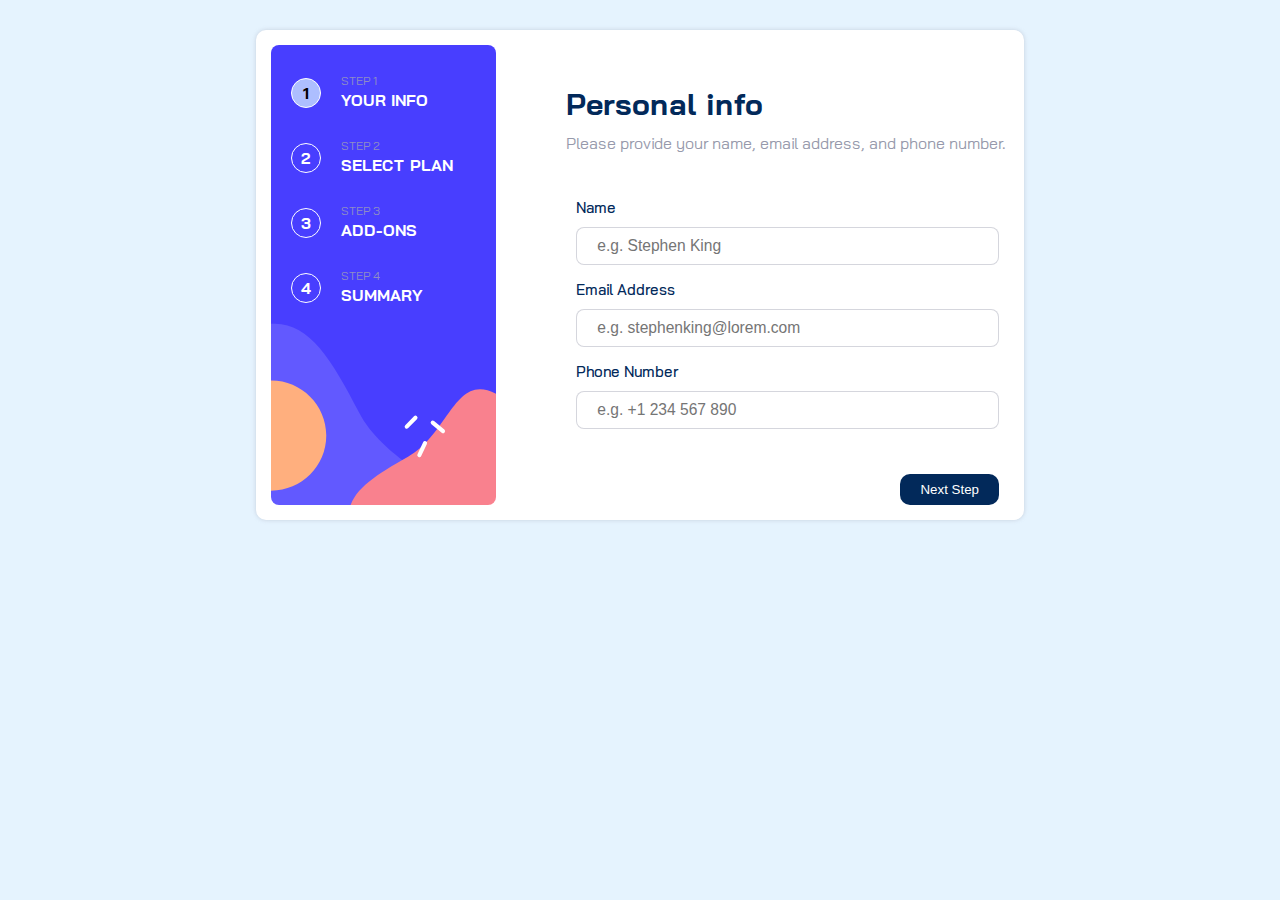
<file: index.html>
<!DOCTYPE html>
<html lang="en">

<head>
  <meta charset="UTF-8">
  <meta name="viewport" content="width=device-width, initial-scale=1.0">
  <link rel="preconnect" href="https://fonts.googleapis.com">
  <link rel="preconnect" href="https://fonts.gstatic.com" crossorigin>
  <link
    href="https://fonts.googleapis.com/css2?family=Bai+Jamjuree:ital,wght@0,200;0,300;0,400;0,500;0,600;0,700;1,200;1,300;1,400;1,500;1,600;1,700&family=Barlow+Semi+Condensed:ital,wght@0,100;0,200;0,300;0,400;0,500;0,600;0,700;0,800;0,900;1,100;1,200;1,300;1,400;1,500;1,600;1,700;1,800;1,900&family=DM+Sans:ital,opsz,wght@0,9..40,100..1000;1,9..40,100..1000&family=Karla:ital,wght@0,200..800;1,200..800&family=Kumbh+Sans:wght@100..900&family=Noto+Sans:ital,wght@0,100..900;1,100..900&family=Open+Sans:ital,wght@0,300..800;1,300..800&family=Overpass:ital,wght@0,100..900;1,100..900&family=Poppins:ital,wght@0,100;0,200;0,300;0,400;0,500;0,600;0,700;0,800;0,900;1,100;1,200;1,300;1,400;1,500;1,600;1,700;1,800;1,900&family=Raleway:ital,wght@0,100..900;1,100..900&family=Ubuntu:ital,wght@0,300;0,400;0,500;0,700;1,300;1,400;1,500;1,700&display=swap"
    rel="stylesheet">
  <link rel="icon" type="image/png" sizes="32x32" href="./assets/images/favicon-32x32.png">
  <link rel="stylesheet" href="./src/style.css">
  <link rel="stylesheet" href="./src/step-1.css">
  <title>Multi-step form</title>
</head>

<body>

  <div class="container">
    <!-- Sidebar start -->
    <div class="side-bar">
      <div class="step-options">
        <span class="number current">1</span>
        <div class="step-detail">
          <span>Step 1</span>
          <h5>Your info</h5>
        </div>
      </div>
      <div class="step-options">
        <span class="number">2</span>
        <div class="step-detail">
          <span>Step 2</span>
          <h5>Select plan</h5>
        </div>
      </div>
      <div class="step-options">
        <span class="number">3</span>
        <div class="step-detail">
          <span>Step 3</span>
          <h5>Add-ons</h5>
        </div>
      </div>
      <div class="step-options">
        <span class="number">4</span>
        <div class="step-detail">
          <span>Step 4</span>
          <h5> Summary</h5>
        </div>
      </div>
    </div>
    <!-- Sidebar end -->

    <div class="steps">
      <div class="step-1">
        <h2 class="blue-color">Personal info</h2>
        <p class="gray-color para">Please provide your name, email address, and phone number.</p>
        <form action="./step-2.html">
          <fieldset>
            <label for="name">Name</label>
            <input type="text" placeholder="e.g. Stephen King">
          </fieldset>
          <fieldset>
            <label for="email">Email Address</label>
            <input type="email" id="email" placeholder="e.g. stephenking@lorem.com">
          </fieldset>
          <fieldset>
            <label for="phone">Phone Number</label>
            <input type="number" placeholder="e.g. +1 234 567 890">
          </fieldset>

          <button type="submit">Next Step</button>
        </form>
      </div>
    </div>

  </div>

</body>

</html>
</file>
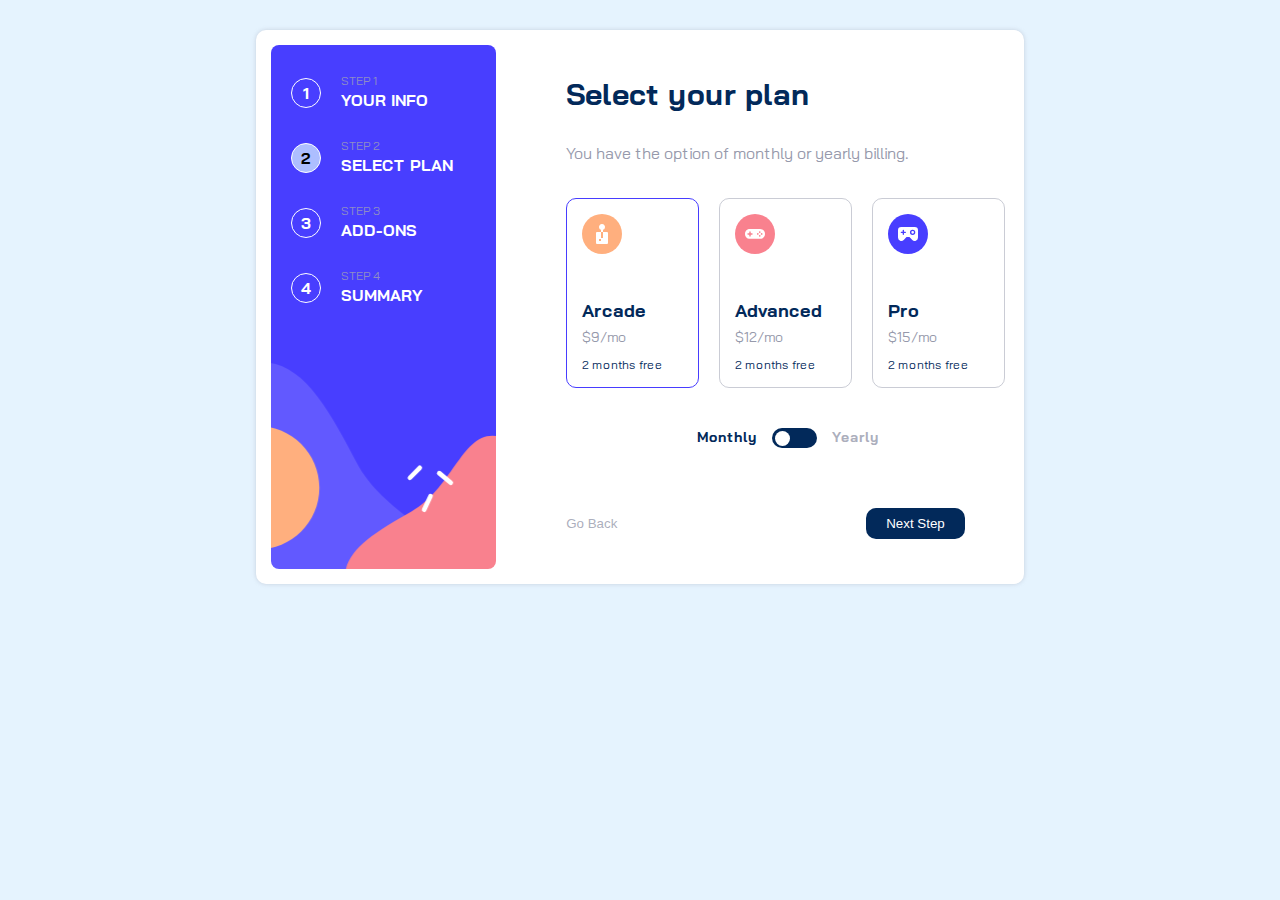
<file: step-2.html>
<!DOCTYPE html>
<html lang="en">

<head>
    <meta charset="UTF-8">
    <meta name="viewport" content="width=device-width, initial-scale=1.0">
    <link rel="preconnect" href="https://fonts.googleapis.com">
    <link rel="preconnect" href="https://fonts.gstatic.com" crossorigin>
    <link
        href="https://fonts.googleapis.com/css2?family=Bai+Jamjuree:ital,wght@0,200;0,300;0,400;0,500;0,600;0,700;1,200;1,300;1,400;1,500;1,600;1,700&family=Barlow+Semi+Condensed:ital,wght@0,100;0,200;0,300;0,400;0,500;0,600;0,700;0,800;0,900;1,100;1,200;1,300;1,400;1,500;1,600;1,700;1,800;1,900&family=DM+Sans:ital,opsz,wght@0,9..40,100..1000;1,9..40,100..1000&family=Karla:ital,wght@0,200..800;1,200..800&family=Kumbh+Sans:wght@100..900&family=Noto+Sans:ital,wght@0,100..900;1,100..900&family=Open+Sans:ital,wght@0,300..800;1,300..800&family=Overpass:ital,wght@0,100..900;1,100..900&family=Poppins:ital,wght@0,100;0,200;0,300;0,400;0,500;0,600;0,700;0,800;0,900;1,100;1,200;1,300;1,400;1,500;1,600;1,700;1,800;1,900&family=Raleway:ital,wght@0,100..900;1,100..900&family=Ubuntu:ital,wght@0,300;0,400;0,500;0,700;1,300;1,400;1,500;1,700&display=swap"
        rel="stylesheet">
    <link rel="icon" type="image/png" sizes="32x32" href="assets/images/favicon-32x32.png">
    <link rel="stylesheet" href="src/style.css">
    <link rel="stylesheet" href="src/step-2.css">
    <script src="script/step-2.js" defer></script>
    <title>Multi-step form</title>
</head>

<body>

    <div class="container">
        <!-- Sidebar start -->
        <div class="side-bar">
            <div class="step-options">
                <span class="number">1</span>
                <div class="step-detail">
                    <span>Step 1</span>
                    <h5>Your info</h5>
                </div>
            </div>
            <div class="step-options">
                <span class="number current">2</span>
                <div class="step-detail">
                    <span>Step 2</span>
                    <h5>Select plan</h5>
                </div>
            </div>
            <div class="step-options">
                <span class="number">3</span>
                <div class="step-detail">
                    <span>Step 3</span>
                    <h5>Add-ons</h5>
                </div>
            </div>
            <div class="step-options">
                <span class="number">4</span>
                <div class="step-detail">
                    <span>Step 4</span>
                    <h5> Summary</h5>
                </div>
            </div>
        </div>
        <!-- Sidebar end -->

        <div class="steps">
            <div class="step-2">
                <h2 class="blue-color">Select your plan</h2>
                <p class="gray-color para">You have the option of monthly or yearly billing.</p>
                <div class="plans">
                    <div class="plan selected-outline">
                        <img src="assets/images/icon-arcade.svg" alt="arcade">
                        <div class="info">
                            <h6>Arcade</h6>
                            <span>$9/mo</span>
                            <p class="two-free">2 months free</p>
                        </div>
                    </div>
                    <div class="plan">
                        <img src="assets/images/icon-advanced.svg" alt="advanced">
                        <div class="info">
                            <h6>Advanced</h6>
                            <span>$12/mo</span>
                            <p class="two-free">2 months free</p>
                        </div>
                    </div>
                    <div class="plan">
                        <img src="assets/images/icon-pro.svg" alt="pro">
                        <div class="info">
                            <h6>Pro</h6>
                            <span>$15/mo</span>
                            <p class="two-free">2 months free</p>
                        </div>
                    </div>
                </div>
                <div class="month-year">
                    <span class="active month">Monthly</span>
                    <div class="toggle">
                        <div class="circle"></div>
                    </div>
                    <span class="year">Yearly</span>
                </div>
                <div class="btn-group">
                    <a href="index.html"><button class="back-btn">Go Back</button></a>
                    <a href="step-3.html"><button class="next-btn">Next Step</button></a>
                </div>
            </div>
        </div>

    </div>

</body>

</html>
</file>
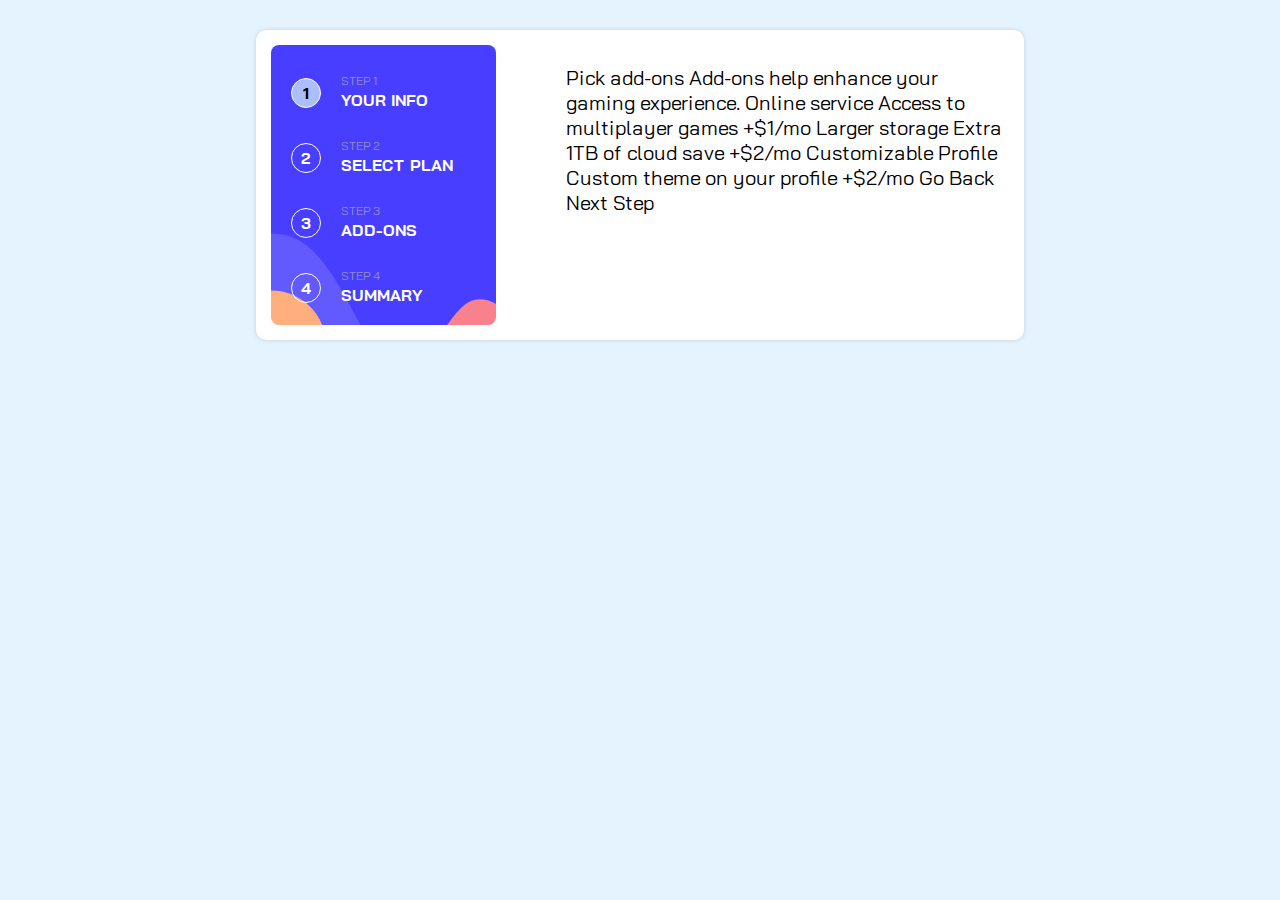
<file: step-3.html>
<!DOCTYPE html>
<html lang="en">

<head>
    <meta charset="UTF-8">
    <meta name="viewport" content="width=device-width, initial-scale=1.0">
    <link rel="preconnect" href="https://fonts.googleapis.com">
    <link rel="preconnect" href="https://fonts.gstatic.com" crossorigin>
    <link
        href="https://fonts.googleapis.com/css2?family=Bai+Jamjuree:ital,wght@0,200;0,300;0,400;0,500;0,600;0,700;1,200;1,300;1,400;1,500;1,600;1,700&family=Barlow+Semi+Condensed:ital,wght@0,100;0,200;0,300;0,400;0,500;0,600;0,700;0,800;0,900;1,100;1,200;1,300;1,400;1,500;1,600;1,700;1,800;1,900&family=DM+Sans:ital,opsz,wght@0,9..40,100..1000;1,9..40,100..1000&family=Karla:ital,wght@0,200..800;1,200..800&family=Kumbh+Sans:wght@100..900&family=Noto+Sans:ital,wght@0,100..900;1,100..900&family=Open+Sans:ital,wght@0,300..800;1,300..800&family=Overpass:ital,wght@0,100..900;1,100..900&family=Poppins:ital,wght@0,100;0,200;0,300;0,400;0,500;0,600;0,700;0,800;0,900;1,100;1,200;1,300;1,400;1,500;1,600;1,700;1,800;1,900&family=Raleway:ital,wght@0,100..900;1,100..900&family=Ubuntu:ital,wght@0,300;0,400;0,500;0,700;1,300;1,400;1,500;1,700&display=swap"
        rel="stylesheet">
    <link rel="icon" type="image/png" sizes="32x32" href="./assets/images/favicon-32x32.png">
    <link rel="stylesheet" href="./src/style.css">
    <link rel="stylesheet" href="/src/step-3.css">
    <title>Multi-step form</title>
</head>

<body>

    <div class="container">
        <!-- Sidebar start -->
        <div class="side-bar">
            <div class="step-options">
                <span class="number current">1</span>
                <div class="step-detail">
                    <span>Step 1</span>
                    <h5>Your info</h5>
                </div>
            </div>
            <div class="step-options">
                <span class="number">2</span>
                <div class="step-detail">
                    <span>Step 2</span>
                    <h5>Select plan</h5>
                </div>
            </div>
            <div class="step-options">
                <span class="number">3</span>
                <div class="step-detail">
                    <span>Step 3</span>
                    <h5>Add-ons</h5>
                </div>
            </div>
            <div class="step-options">
                <span class="number">4</span>
                <div class="step-detail">
                    <span>Step 4</span>
                    <h5> Summary</h5>
                </div>
            </div>
        </div>


        <div class="steps">
            <div class="step-3">

                Pick add-ons
                Add-ons help enhance your gaming experience.

                Online service
                Access to multiplayer games
                +$1/mo

                Larger storage
                Extra 1TB of cloud save
                +$2/mo

                Customizable Profile
                Custom theme on your profile
                +$2/mo

                Go Back
                Next Step

            </div>
        </div>

    </div>

</body>

</html>
</file>
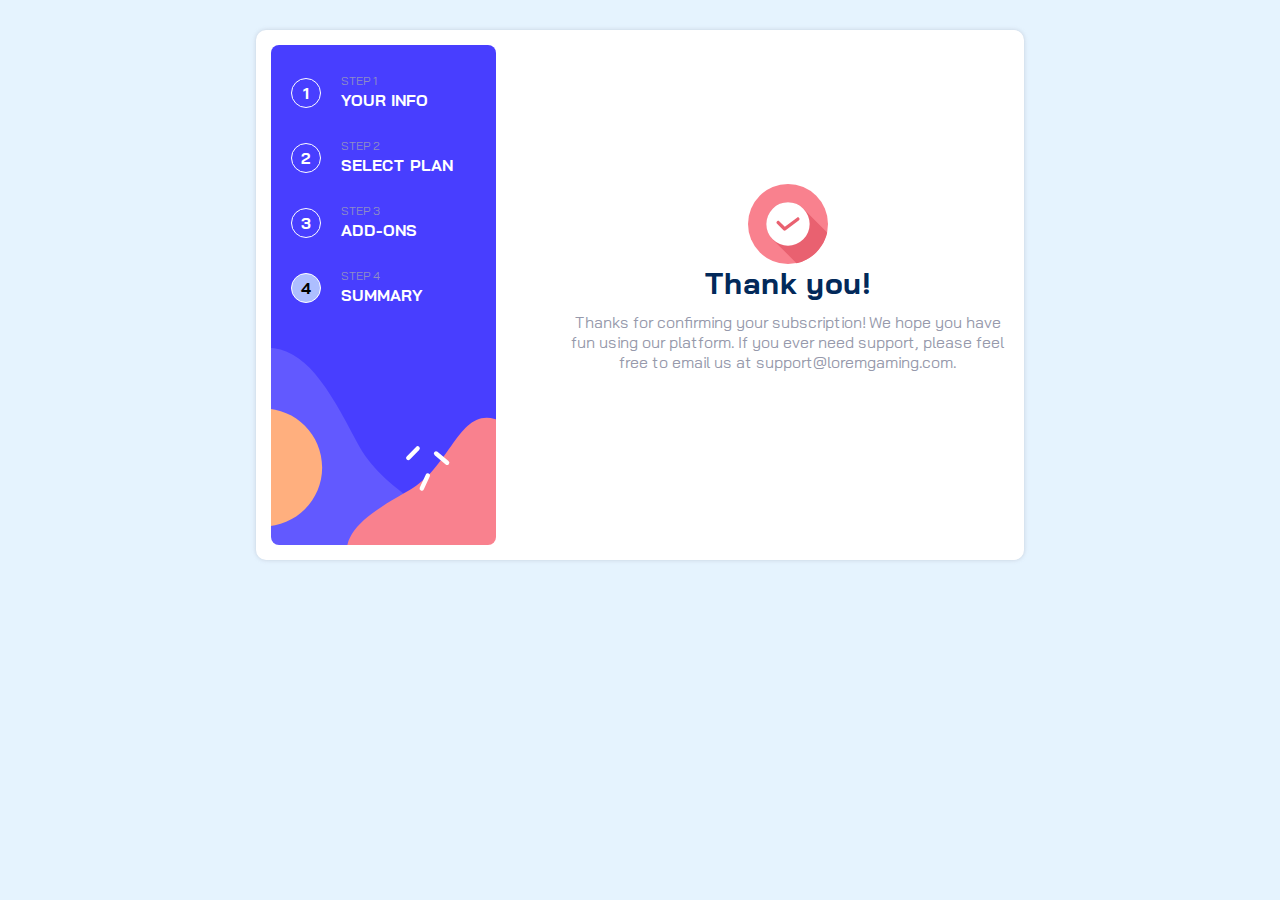
<file: step-4.html>
<!DOCTYPE html>
<html lang="en">

<head>
    <meta charset="UTF-8">
    <meta name="viewport" content="width=device-width, initial-scale=1.0">
    <link rel="preconnect" href="https://fonts.googleapis.com">
    <link rel="preconnect" href="https://fonts.gstatic.com" crossorigin>
    <link
        href="https://fonts.googleapis.com/css2?family=Bai+Jamjuree:ital,wght@0,200;0,300;0,400;0,500;0,600;0,700;1,200;1,300;1,400;1,500;1,600;1,700&family=Barlow+Semi+Condensed:ital,wght@0,100;0,200;0,300;0,400;0,500;0,600;0,700;0,800;0,900;1,100;1,200;1,300;1,400;1,500;1,600;1,700;1,800;1,900&family=DM+Sans:ital,opsz,wght@0,9..40,100..1000;1,9..40,100..1000&family=Karla:ital,wght@0,200..800;1,200..800&family=Kumbh+Sans:wght@100..900&family=Noto+Sans:ital,wght@0,100..900;1,100..900&family=Open+Sans:ital,wght@0,300..800;1,300..800&family=Overpass:ital,wght@0,100..900;1,100..900&family=Poppins:ital,wght@0,100;0,200;0,300;0,400;0,500;0,600;0,700;0,800;0,900;1,100;1,200;1,300;1,400;1,500;1,600;1,700;1,800;1,900&family=Raleway:ital,wght@0,100..900;1,100..900&family=Ubuntu:ital,wght@0,300;0,400;0,500;0,700;1,300;1,400;1,500;1,700&display=swap"
        rel="stylesheet">
    <link rel="icon" type="image/png" sizes="32x32" href="./assets/images/favicon-32x32.png">
    <link rel="stylesheet" href="./src/style.css">
    <link rel="stylesheet" href="/src/step-4.css">
    <script src="/script/step-4.js" defer></script>
    <title>Multi-step form</title>
</head>

<body>

    <div class="container">
        <!-- Sidebar start -->
        <div class="side-bar">
            <div class="step-options">
                <span class="number">1</span>
                <div class="step-detail">
                    <span>Step 1</span>
                    <h5>Your info</h5>
                </div>
            </div>
            <div class="step-options">
                <span class="number">2</span>
                <div class="step-detail">
                    <span>Step 2</span>
                    <h5>Select plan</h5>
                </div>
            </div>
            <div class="step-options">
                <span class="number">3</span>
                <div class="step-detail">
                    <span>Step 3</span>
                    <h5>Add-ons</h5>
                </div>
            </div>
            <div class="step-options">
                <span class="number current">4</span>
                <div class="step-detail">
                    <span>Step 4</span>
                    <h5> Summary</h5>
                </div>
            </div>
        </div>
        <!-- Sidebar end -->

        <div class="steps">
            <div class="step-4">

                <h2 class="blue-color">Finishing up</h2>
                <p class="gray-color para">Double-check everything looks OK before confirming.</p>

                <div class="plan-detail">
                    <div class="month-or-year">
                        <div class="plan-type">
                            <h4 class="blue-color">Arcate (<span>monthly</span>)</h4>
                            <a href="/step-2.html">Change</a>
                        </div>
                        <span class="month-value">$9/mo</span>
                    </div>
                    <div class="all-services">
                    <div class="services">
                        <span>online service</span>
                        <small>+1/mo</small>
                    </div>
                    <div class="services">
                        <span>larger storage</span>
                        <small>+2/mo</small>
                    </div>
                    </div>
                    <div class="total">
                        <span>Total (per month/year)</span> <span class="total-value">+$12/m0</span>
                    </div>
                </div>
                <div class="btn-group">
                    <a href="/step-3.html"><button class="back-btn">Go Back</button></a>
                    <button class="confirm-btn">Confirm</button>
                </div>
            </div>

            <div class="step-5">
                <img src="./assets/images/icon-thank-you.svg" alt="thank-you-imge">
                <h2 class="blue-color">Thank you!</h2>

                <p class="gray-color para">Thanks for confirming your subscription! We hope you have fun
                    using our platform. If you ever need support, please feel free
                    to email us at support@loremgaming.com.
                </p>

            </div>
        </div>

    </div>

</body>

</html>
</file>
<file: src/style.css>
* {
    margin: 0;
    padding: 0;
    box-sizing: border-box;
    border: none;
}

html {
    font-size: 20px;
}

body {
    width: 100%;
    /* height: 100%; */
    display: flex;
    justify-content: center;
    align-items: center;
    overflow: auto;
    font-family: "Bai Jamjuree", sans-serif;
    background-color: hsla(206, 94%, 87%, .4);
}

.container {
    width: 60%;
    height: auto;
    display: flex;
    margin-top: 30px;
    gap: 70px;
    background-color: #fff;
    border-radius: 10px;
    padding: 15px;
    box-shadow: 0 0 4px hsla(231, 11%, 63%, .4);
}

.side-bar {
    flex: 1;
    display: flex;
    flex-direction: column;
    align-items: start;
    gap: 20px;
    padding: 20px;
    background-image: url("../assets/images/bg-sidebar-desktop.svg");
    background-size: cover;
    background-position: center;
    border-radius: 8px;
}

.step-options {
    display: flex;
    justify-content: center;
    align-items: center;
    gap: 20px;
}

.step-options .number {
    width: 30px;
    height: 30px;
    display: flex;
    justify-content: center;
    align-items: center;
    margin-top: 10px;
    color: #fff;
    font-size: .8rem;
    font-weight: bold;
    border: 1px solid #fff;
    border-radius: 50%;
    cursor: pointer;
}

.step-options h5 {
    color: #fff;
    text-transform: uppercase;
    font-size: .8rem;
}

.step-detail span {
    color: hsla(233, 10%, 67%, 0.8);
    text-transform: uppercase;
    font-size: .6rem;
}

.current {
    color: black !important;
    background-color: hsl(228, 100%, 84%) !important;
}

.steps {
    width: 60%;
}

.blue-color {
    color: hsla(213, 96%, 18%, 1);
}

.gray-color {
    color: hsl(231, 11%, 63%);
}

.para {
    font-size: .8rem;
    margin: 10px 0 35px;
}

.btn-group {
    width: 90%;
    display: flex;
    justify-content: space-between;
    margin: 0 0 30px;
}

.back-btn {
    cursor: pointer;
    color: hsl(231, 11%, 63%);
    background-color: transparent;
}

.next-btn {
    padding: 8px 20px;
    background-color: hsla(213, 96%, 18%);
    color: #fff;
    border-radius: 10px;
    font-weight: 500;
    cursor: pointer;
}


@media screen and (max-width:768px) {
    .container {
        width: 90%;
        margin: 20px 0 !important;
        gap: 50px;
    }

    .side-bar {
        flex: 2;
    }

    .steps {
        width: 60%;
    }

    .step-options .number {
        width: 25px;
        height: 25px;
        font-size: .6rem;
    }

    .step-options h5 {
        font-size: .6rem;
    }

    .step-detail span {
        font-size: .6rem;
    }
}

@media screen and (320px <= width <=425px) {
    .container {
        width: 100%;
        flex-direction: column;
        padding: 0;
        margin: 0 !important;
    }

    .side-bar {
        padding: 0;
        flex-direction: row;
        justify-content: center;
        background-image: url("../assets/images/bg-sidebar-mobile.svg");
        background-size: cover;
        background-position: center;
        border-radius: 0;
        padding: 40px 0 120px;
        position: relative;
    }

    .step-detail {
        display: none;
    }

    .step-options .number {
        width: 30px;
        height: 30px;
        font-size: .6rem;
    }

    .steps {
        width: 90%;
        position: absolute;
        top: 120px;
        border-radius: 8px;
        padding: 20px;
        align-self: center;
        background-color: #fff;
    }

    .btn-group {
        width: 100%;
    }
}
</file>
<file: src/step-1.css>
.step-1 h2{
    margin-top: 40px;
}

.step-1 form{
    width: 100%;
    padding: 10px;
    height: auto;
}

.step-1 label{
    display: block;
    color: hsla(213, 96%, 18%);
    font-size: .75rem;
    font-weight: 500;
}

.step-1 input{
    margin: 10px 0 15px;
    border: 1px solid hsla(231, 11%, 63%,.4);
    padding: 9px 20px;
    width: 100%;
    font-size: .78rem;
    border-radius: 8px;
}

.step-1 input:focus{
    outline: 1px solid hsla(213, 96%, 18%,.8);
}

.step-1 button{
    margin: 30px 0 0;
    float: right;
    padding: 8px 20px;
    background-color: hsla(213, 96%, 18%);
    color: #fff;
    border-radius: 10px;
    font-weight: 500;
    cursor: pointer;
}

.error{
    color: hsl(354, 84%, 57%);
    font-size: .7rem;
    text-align: end;
}

fieldset .border-error{
    border: 1px solid hsl(354, 84%, 57%);
}

fieldset .border-success{
    border: 1px solid hsl(243, 100%, 62%);
}

@media screen and (320px <= width <= 425px){
.step-1 h2{
    margin: 0;
}
}
</file>
<file: src/step-2.css>
.step-2 h2{
   width: 100%;
   padding: 30px 0 20px;
}

.plans{
    width: 100%;
    display: flex;
    gap: 20px;
}

.plan{
    width: 30%;
    border: 1px solid hsla(231, 11%, 63%,.5);
    padding: 15px;
    cursor: pointer;
    border-radius: 10px;
}

.plan h6{
    font-size: .9rem;
    color: hsl(213, 96%, 18%);
}

.plan span{
    color: hsl(231, 11%, 63%);
    font-size: .7rem;
}

.plan img{
    margin-bottom: 40px;
}

.toggle{
    width: 45px;
    height: 20px;
    border-radius: 40px;
    position: relative;
    background-color: hsl(213, 96%, 18%);
    display: flex;
    gap: 20px;
    align-items: center;
    padding: 3px;
    cursor: pointer;
}

.month-year span{
    font-size: .7rem;
    font-weight: bold;
    color: hsla(231, 11%, 63%,.8);
}

.active{
    color:hsl(213, 96%, 18%) !important;
}

.circle{
    position: absolute;
    width: 15px;
    height: 15px;
    background-color: #fff;
    border-radius: 50%;
}

.align-right{
    animation: toRight .5s ease 0s 1;
    justify-content: end;
}

.align-left{
    animation: toLeft .5s ease 0s 1;
    justify-content: start;
}

.month-year{
    width: 100%;
    display: flex;
    justify-content: center;
    gap: 15px;
    margin: 40px 0 60px;
}

.btn-group{
    width: 90%;
    display: flex;
    justify-content: space-between;
    margin: 0 0 30px;
}

.back-btn{
    cursor: pointer;
    color: hsla(231, 11%, 63%,.8);
}

.next-btn{
    padding: 8px 20px;
    background-color: hsla(213, 96%, 18%);
    color: #fff;
    border-radius: 10px;
    font-weight: 500;
    cursor: pointer;
}

.selected-outline{
    border: 1px solid hsl(243, 100%, 62%);
}

@keyframes toRight {
    0%{
        left: 3px;
    }
    50%{
        left: 27px;
    }
    100%{
        right: 3px;
    }
}

@keyframes toLeft {
    0%{
        right: 3px;
    }
    50%{
        right: 27px;
    }
    100%{
        left: 3px;
    }
}

/*year plan*/

.two-free{
    /* display: none; */
    color: hsl(213, 96%, 18%);
    font-size: .6rem;
    margin: 10px 0 0;
}

@media screen and (320px <= width <= 425px){
    .plans{
        flex-direction: column;
    }
    .plan{
        width: 90%;
        align-self: center;
    }
}
</file>
<file: src/step-3.css>
.step-3{
    padding-top: 20px;
}

.add-on{
    display: flex;
    flex-direction: column;
    gap: 15px;
    margin-top: 50px !important;
}

.add-on .adds{
    width: 90%;
    padding: 10px;
    display: flex;
    justify-content: space-between;
    align-items: center;
    box-shadow: 1px 1px 1px hsla(231, 11%, 63%,.5),
    -1px -1px 1px hsla(231, 11%, 63%,.5);
    border-radius: 10px;
}

.adds.border-blue{
  border: 1px solid hsla(243,100%,62%,.8);
}

.storage{
    display: flex;
    align-items: center;
    gap: 20px;
}

.info{
  display: flex;
  flex-direction: column;
  gap: 5px;
}

.storage h5{
  color: hsla(213, 96%, 18%,.9);
  font-size: .8rem;
}

.storage p{
  color: hsla(231, 11%, 63%,.9);
  font-size: .7rem;
}

.adds span{
  color: hsl(243,100%,62%);
  font-size: .7rem;
}

input[type="checkbox"] {
  appearance: none;
  width: 18px; height: 18px;
  border: 1px solid hsla(231, 11%, 63%,.7);
  border-radius: 5px;
  cursor: pointer;
}

input[type="checkbox"]:checked {
  background: hsl(243,100%,62%);
  position: relative;
}

input[type="checkbox"]:checked::after {
  content: "✔";
  color: #fff;
  font-size: 12px;
  position: absolute;
  left: 2px; top: -1px;
}

.btn-group{
  margin: 100px 0 10px;
}

@media screen and (325px <= width <= 425px){
  .add-on .adds{
    width: 100%;
  }
}
</file>
<file: src/step-4.css>
.plan-detail{
    height: 350px;
    border: 1px solid;
}

.step-5{
    display: flex;
    flex-direction: column;
    justify-content: center;
   align-items: center;
   text-align: center;
    height: 500px;
}

.step-4{
    display: none;
    margin-bottom: 15px;
}


.confirm-btn{   
    padding: 8px 20px;
    background-color: hsl(243, 100%, 62%);
    color: #fff;
    border-radius: 10px;
    font-weight: 500;
    cursor: pointer;}
</file>
